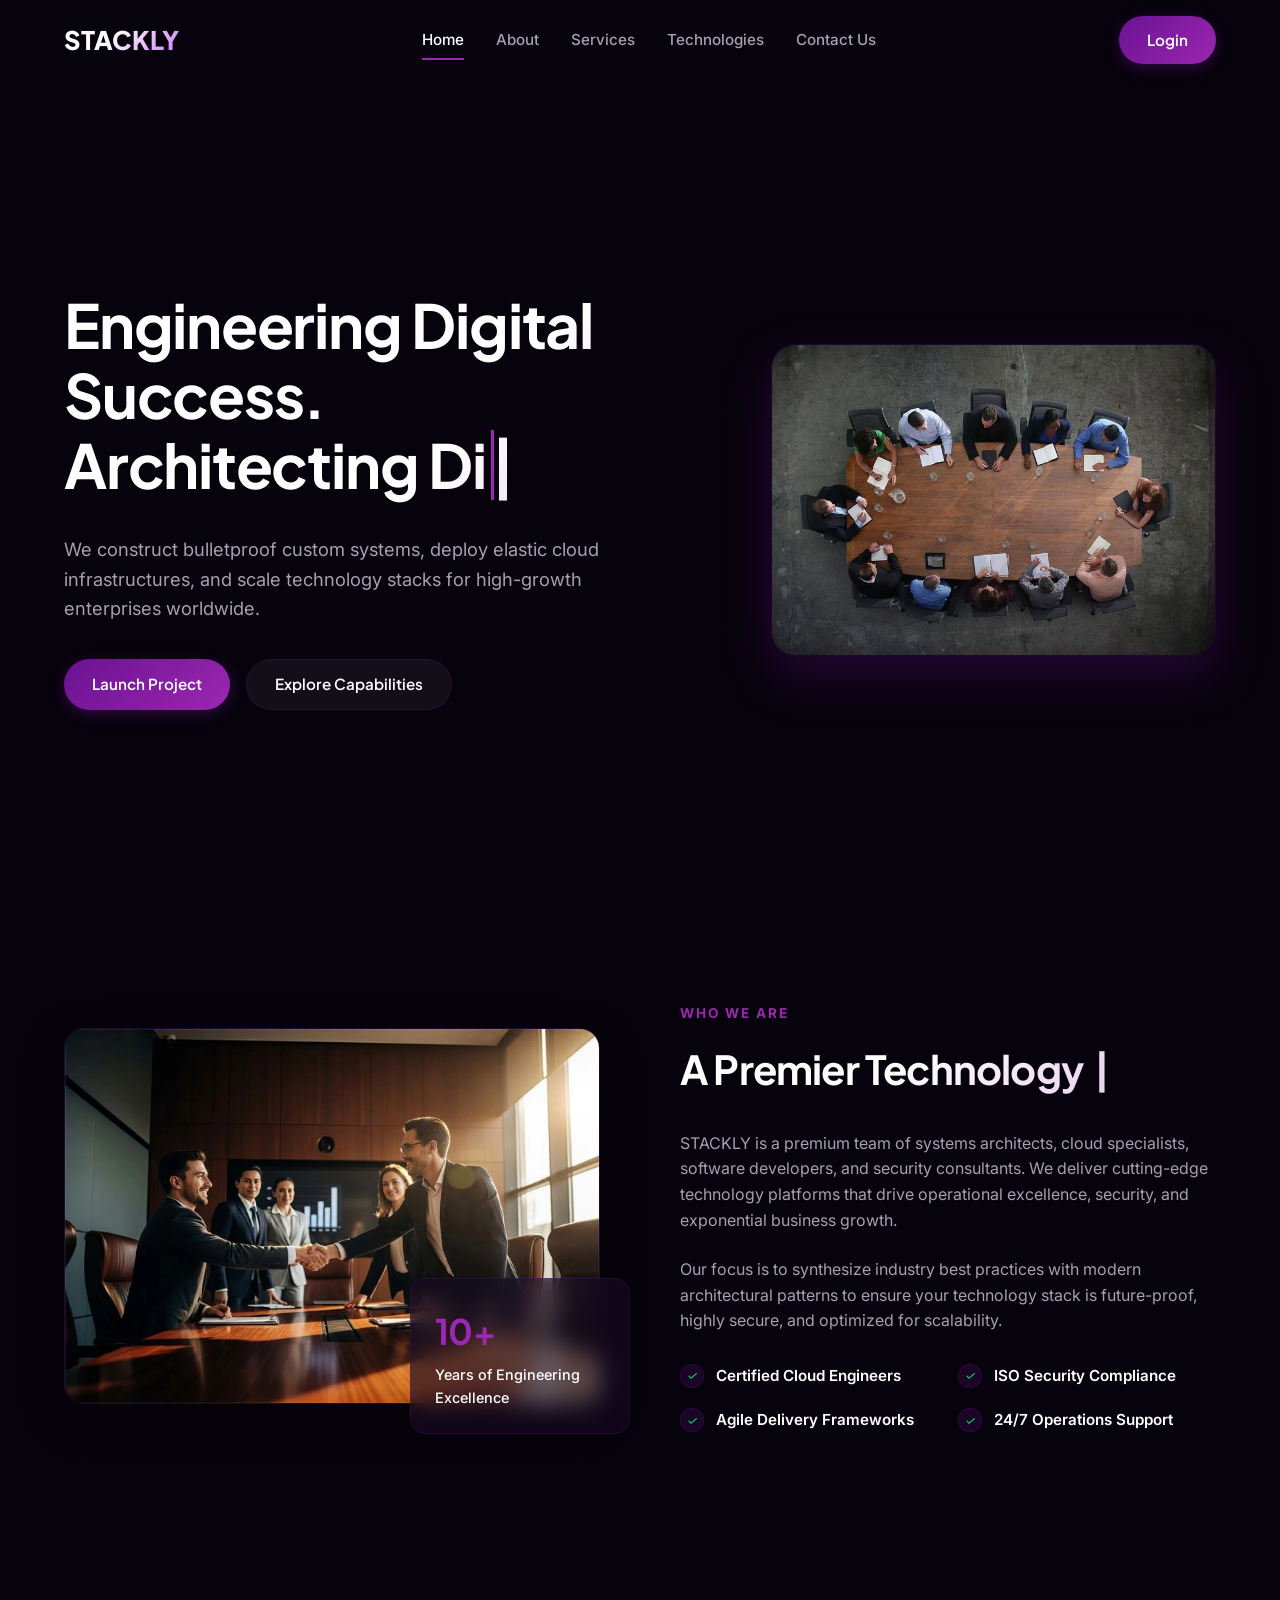
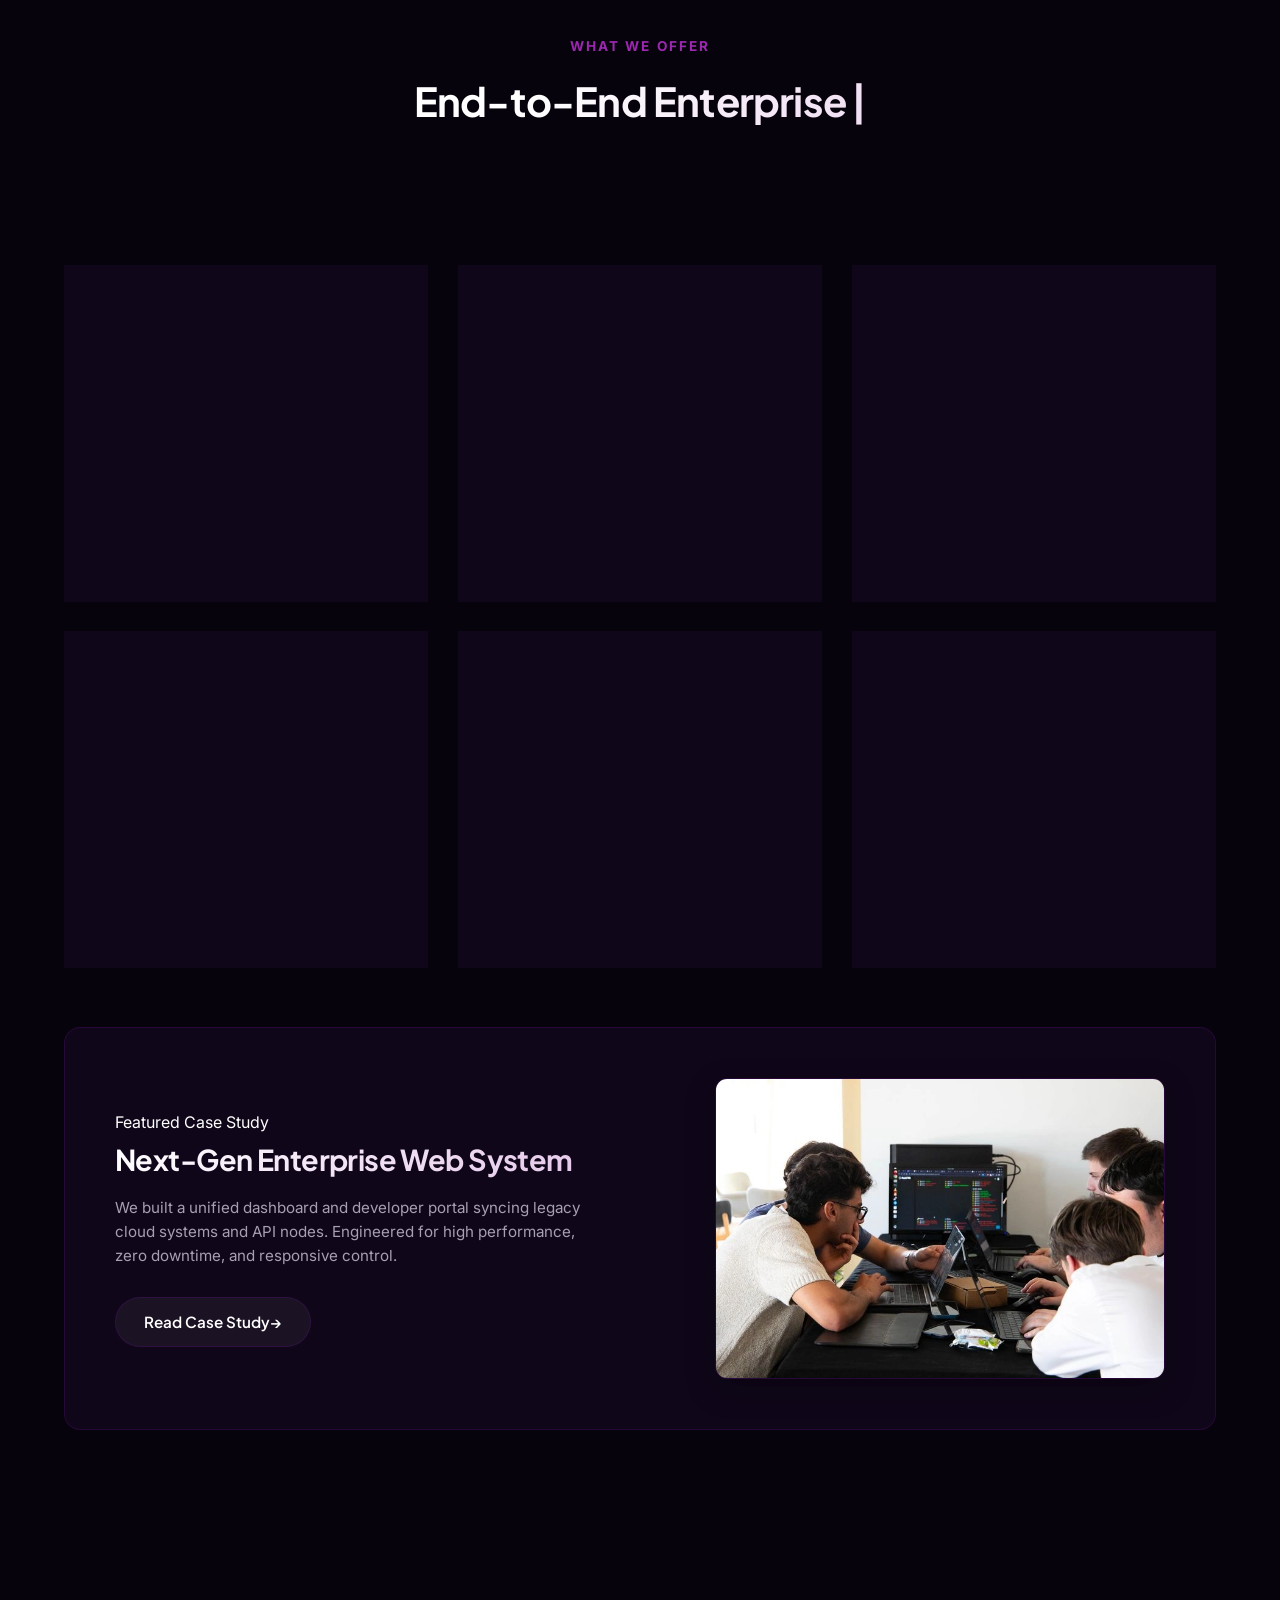
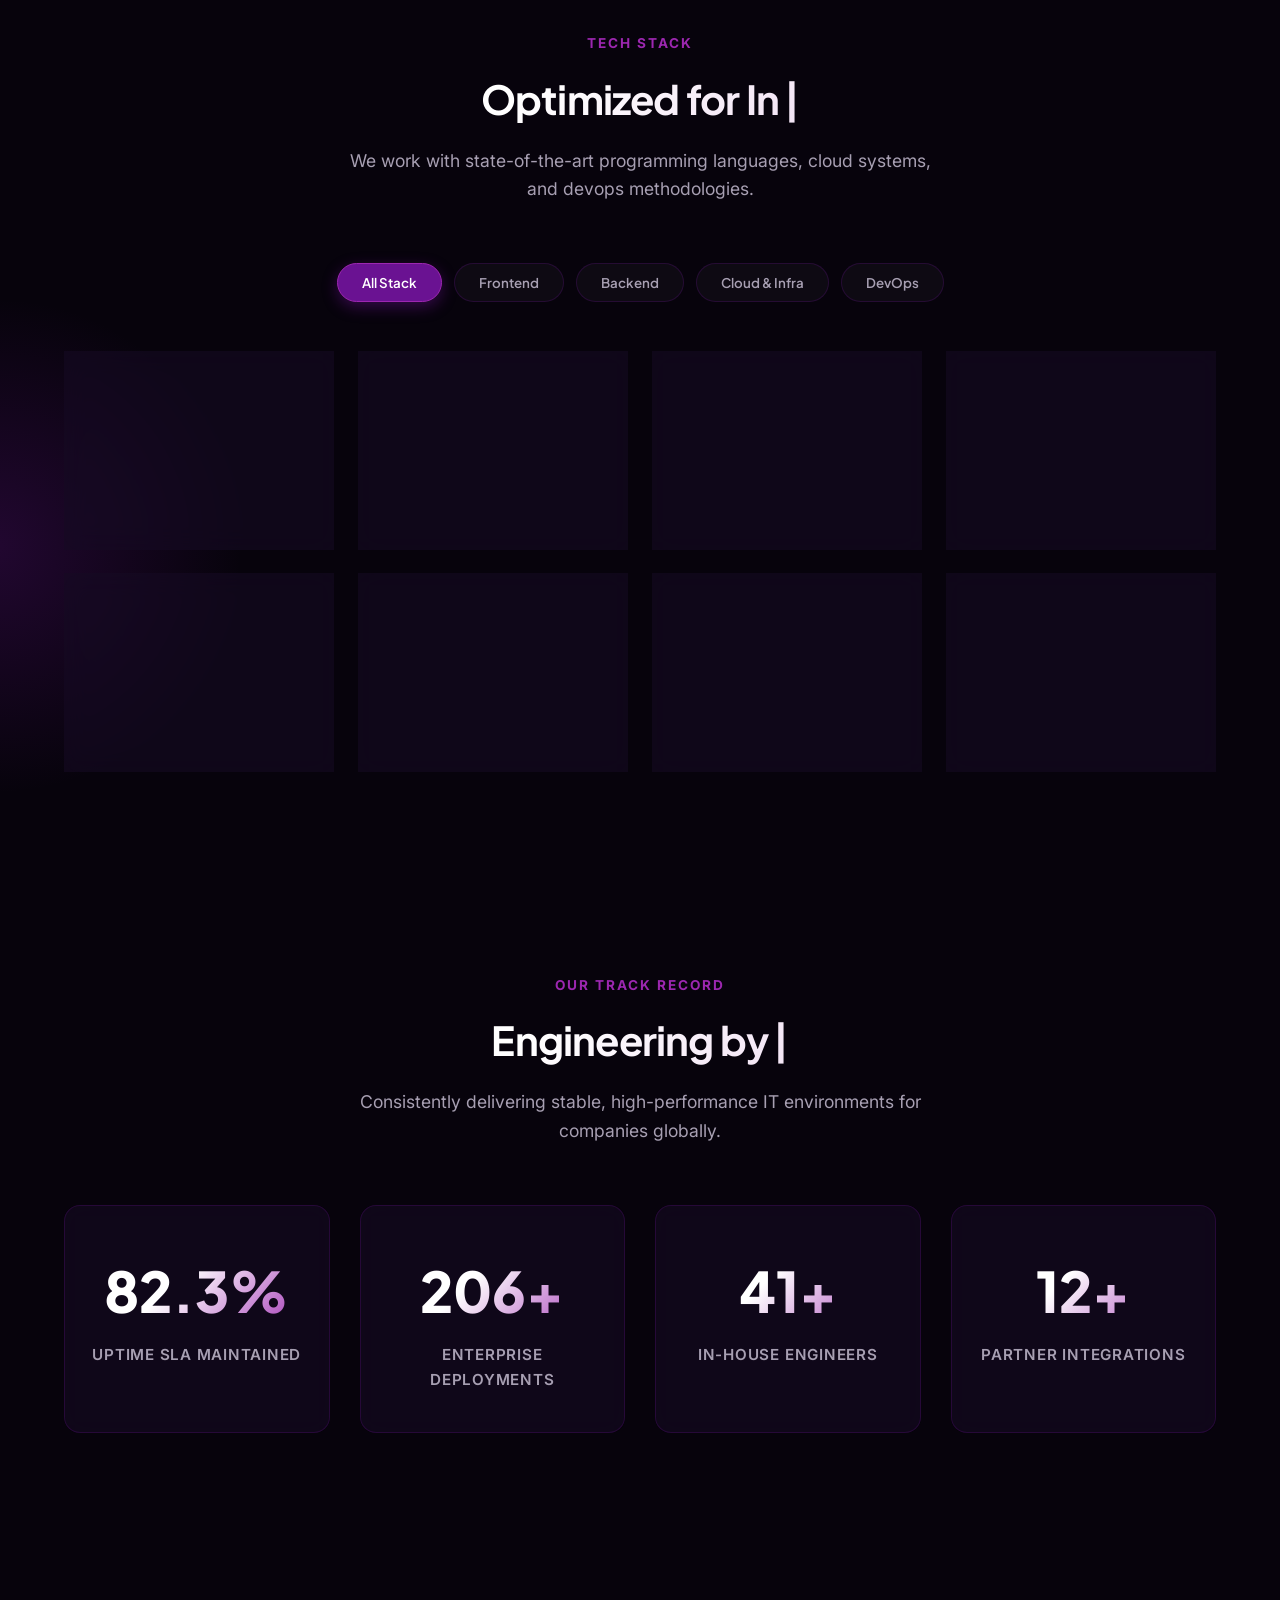
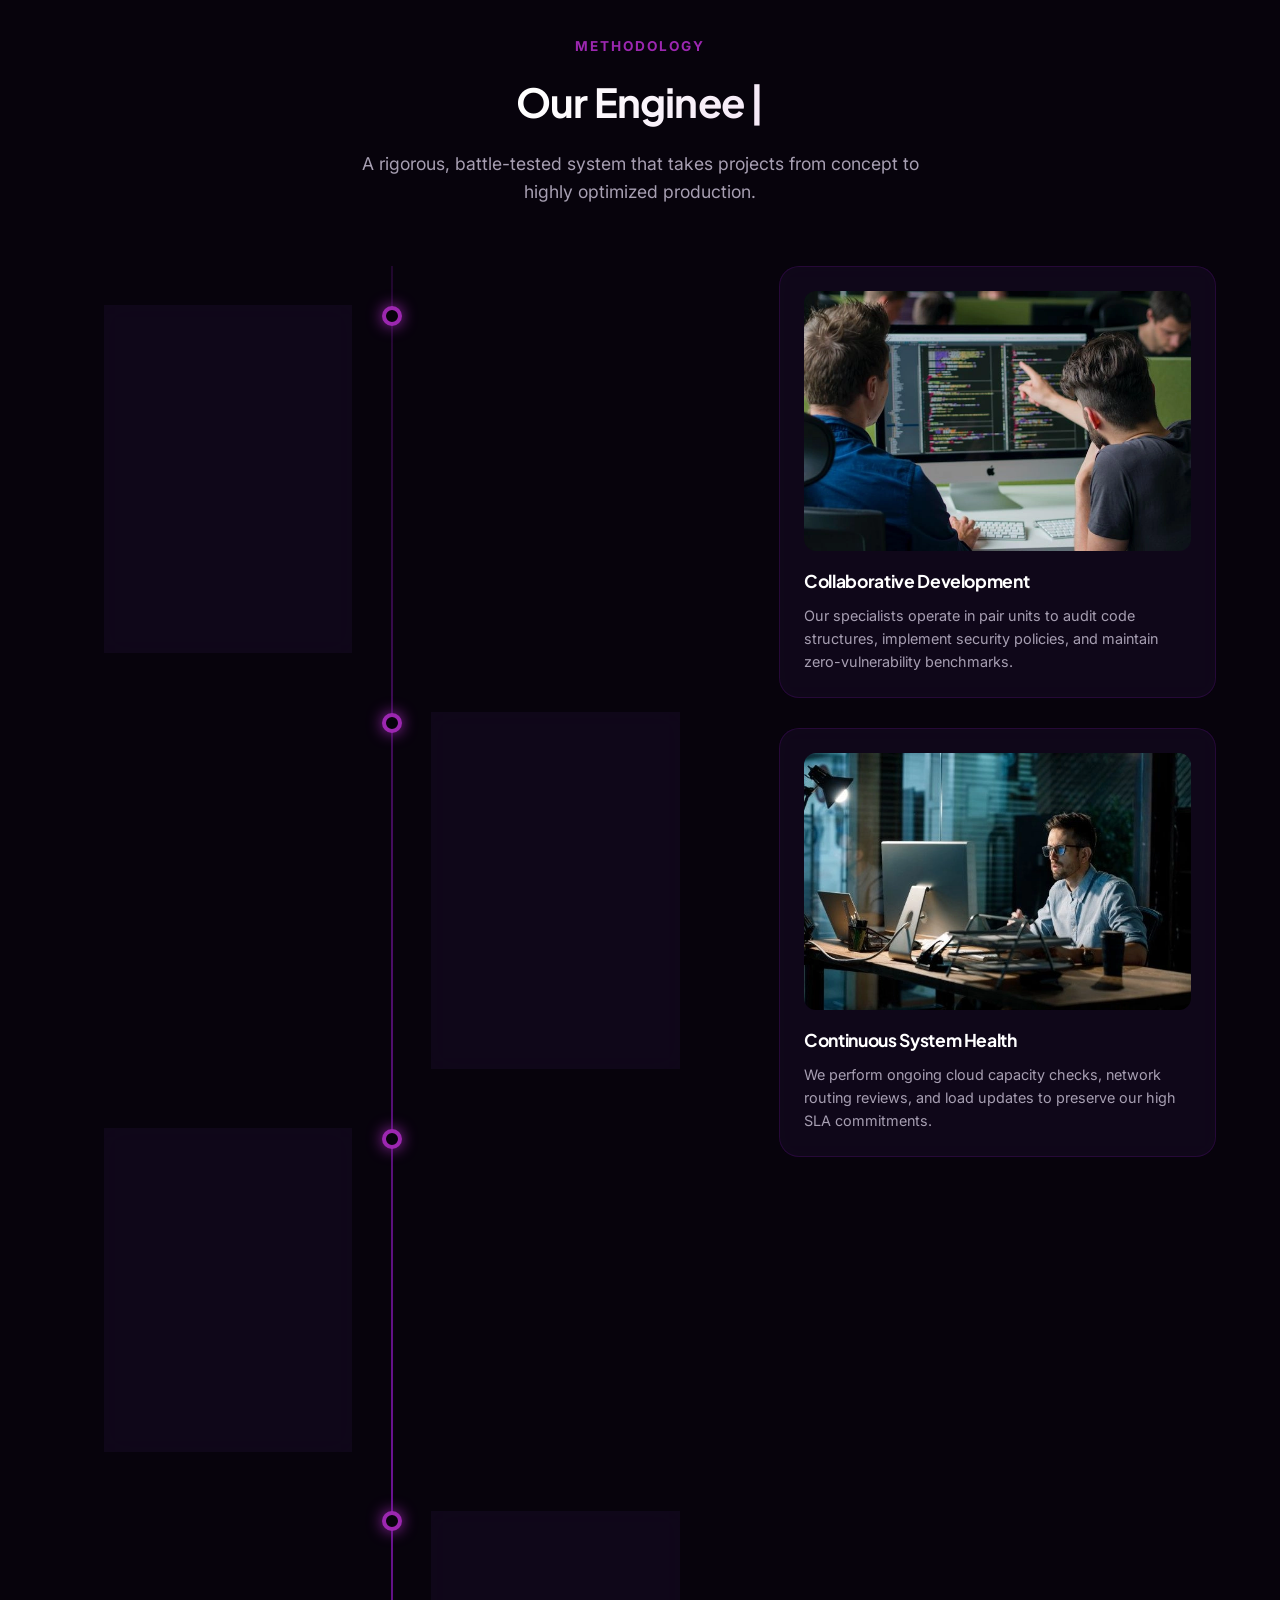
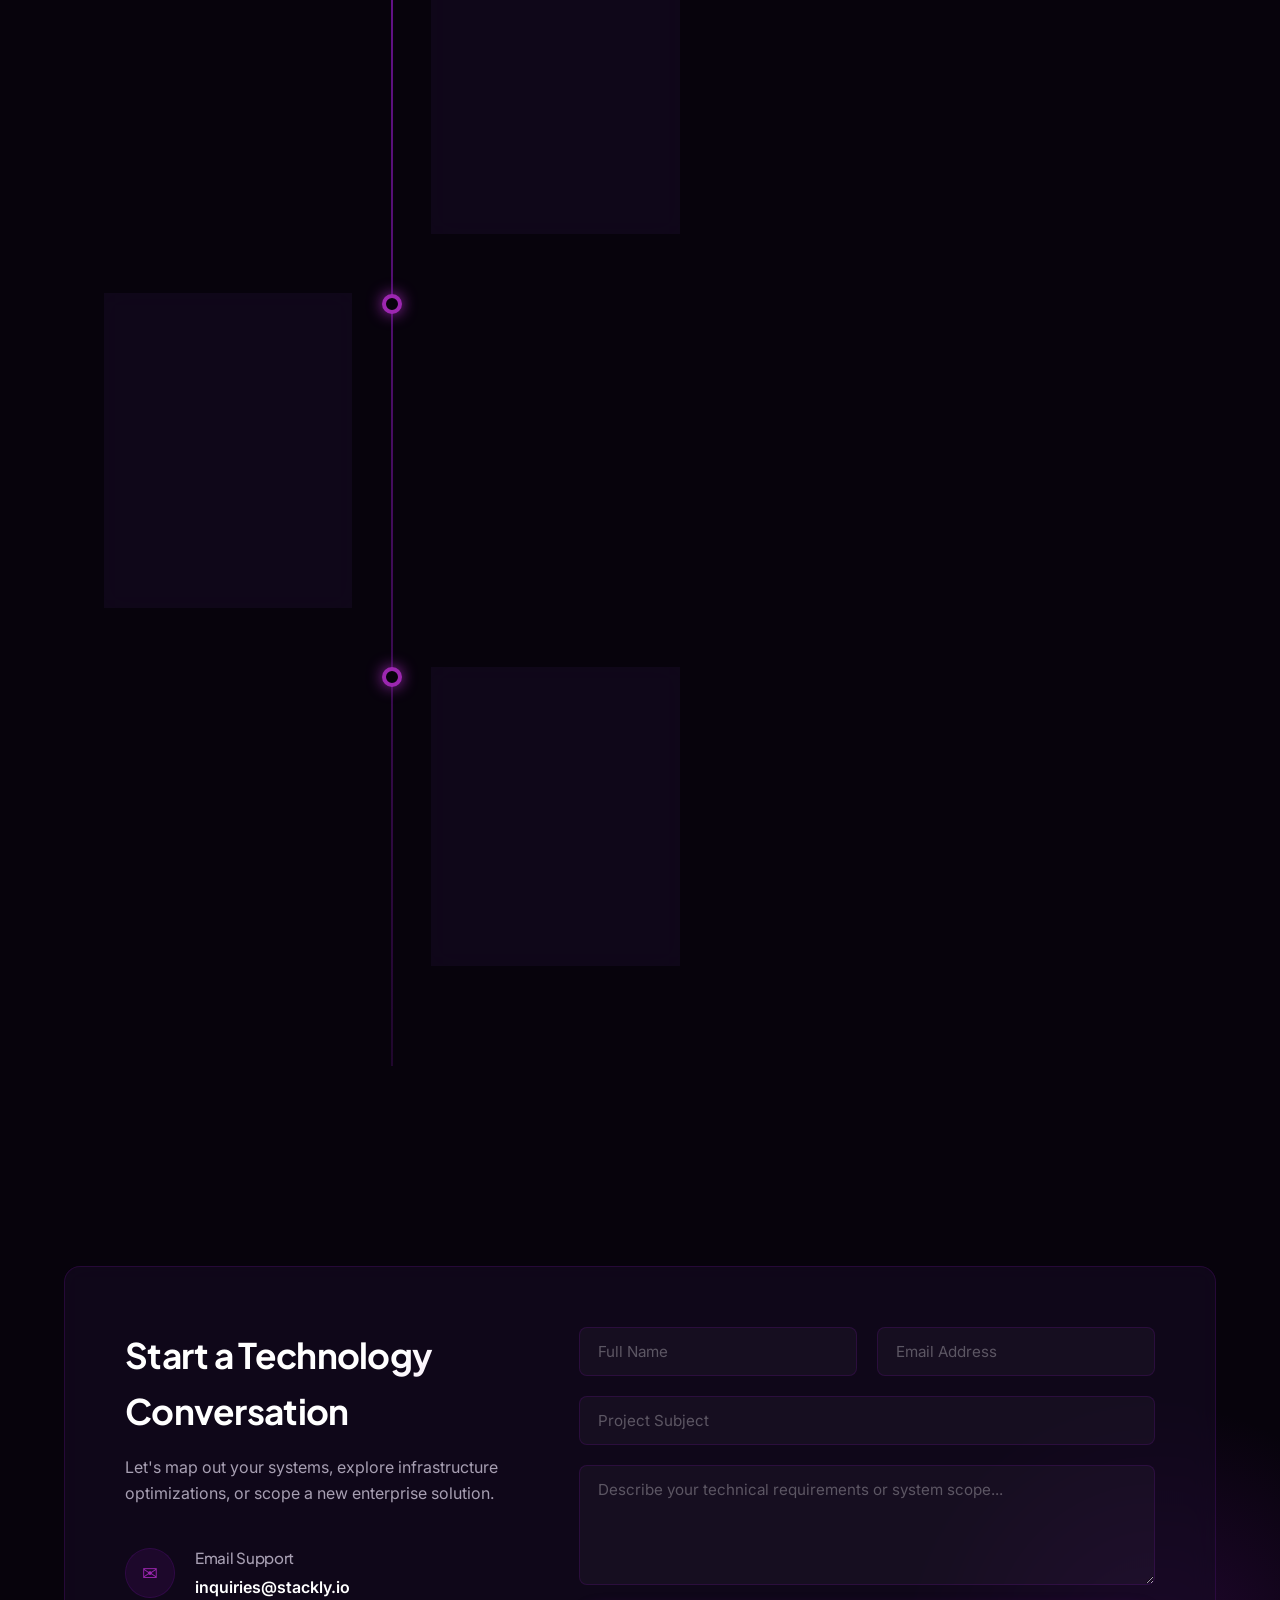
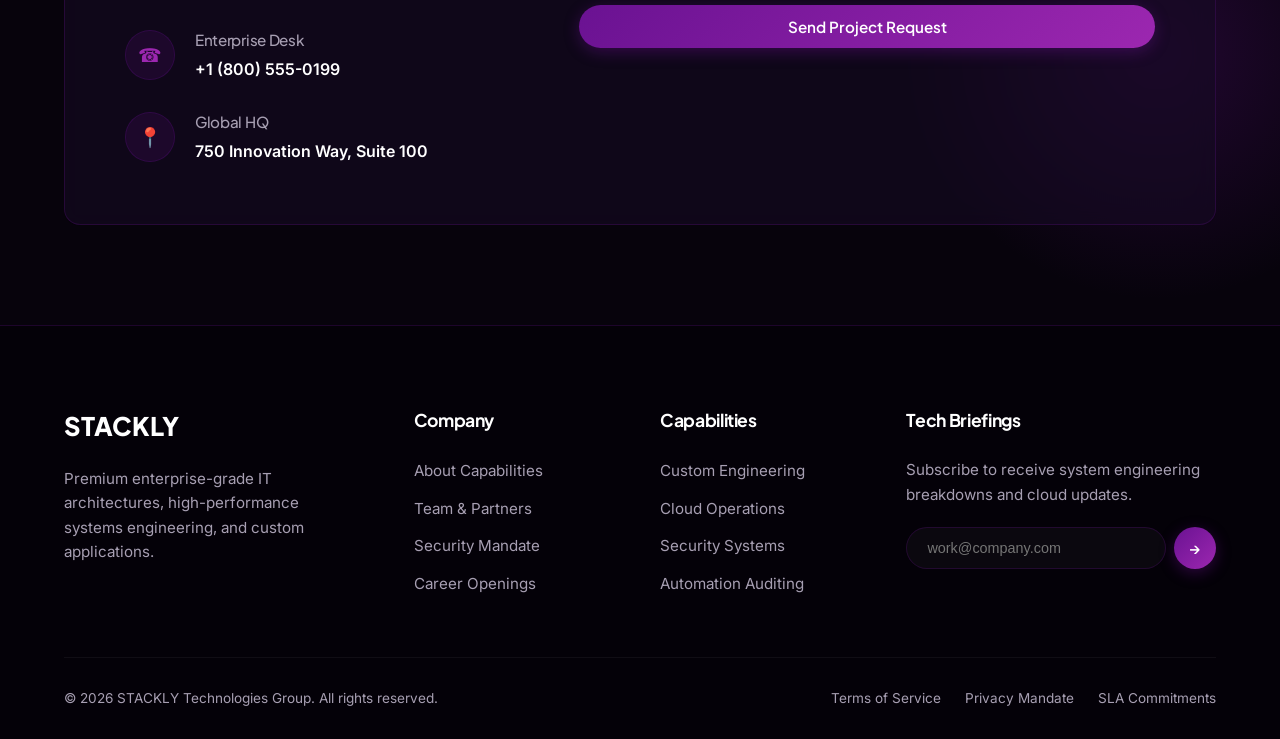
<file: index.html>
<!DOCTYPE html>
<html lang="en">
<head>
  <meta charset="UTF-8">
  <meta name="viewport" content="width=device-width, initial-scale=1.0">
  <title>STACKLY | Next-Gen Enterprise IT Solutions</title>
  <!-- SEO Meta Tags -->
  <meta name="description" content="STACKLY is a premium, next-generation IT solutions and digital transformation agency. We engineer custom software, secure systems, and scalable cloud architectures.">
  <meta name="keywords" content="STACKLY, IT Solutions, Software Development, Cloud Architecture, Cyber Security, DevOps, AI, Digital Transformation">
  
  <!-- CSS Stylesheet -->
  <link rel="stylesheet" href="style.css">
</head>
<body>
  <div class="page-wrapper">

  <!-- Ambient Decorative Glows -->
  <div class="ambient-glow glow-1"></div>
  <div class="ambient-glow glow-2"></div>
  <div class="ambient-glow glow-3"></div>

  <!-- --- HEADER / NAVBAR --- -->
  <header class="header" id="main-header">
    <div class="container nav-container">
      <a href="index.html" class="logo" id="brand-logo">
        <!-- <div class="logo-icon">S</div> -->
        STACKLY
      </a>
      
      <nav class="nav-menu" id="navigation-menu">
        <a href="index.html" class="nav-link active" id="nav-home">Home</a>
        <a href="404.html" class="nav-link" id="nav-about">About</a>
        <a href="404.html" class="nav-link" id="nav-services">Services</a>
        <a href="404.html" class="nav-link" id="nav-tech">Technologies</a>
        <a href="404.html" class="nav-link" id="mobile-login-btn">Contact Us</a>
      </nav>

      <div class="nav-cta" id="desktop-cta">
        <a href="404.html" class="btn btn-primary" id="login-btn">Login</a>
      </div>

      <div class="nav-toggle" id="menu-toggle" aria-label="Toggle Navigation">
        <span></span>
        <span></span>
        <span></span>
      </div>
    </div>
  </header>

  <!-- --- HERO SECTION --- -->
  <section class="hero" id="home">
    <div class="container hero-grid">
      <div class="hero-content reveal reveal-slide-left">
        <!-- <div class="hero-badge">
          <span></span> Trusted Enterprise Technology Partner
        </div> -->
        <h1 id="hero-title">
          Engineering Digital Success.<br>
          <span class="typing-container">
            <span class="typing-text"></span><span class="cursor">|</span>
          </span>
        </h1>
        <p id="hero-description">
          We construct bulletproof custom systems, deploy elastic cloud infrastructures, and scale technology stacks for high-growth enterprises worldwide.
        </p>
        <div class="hero-buttons">
          <a href="404.html" class="btn btn-primary" id="hero-cta-primary">Launch Project</a>
          <a href="404.html" class="btn btn-secondary" id="hero-cta-secondary">Explore Capabilities</a>
        </div>
      </div>
      
      <div class="hero-image-container reveal reveal-slide-right">
        <div class="hero-img-wrapper">
          <img src="assets/hero-Cover.webp" alt="STACKLY Technical Command Center Cover" width="500" height="400" id="hero-cover-img">
        </div>
      </div>
    </div>
  </section>

  <!-- --- SECTION 1: ABOUT US --- -->
  <section class="about" id="about-section">
    <div class="container about-grid">
      <div class="about-image reveal reveal-slide-left">
        <div class="about-img-frame">
          <img src="assets/Business professionals shaking hands in a modern boardroom handshake meeting.webp" alt="Business professionals shaking hands in a modern boardroom handshake meeting" width="550" height="380" id="about-main-img">
        </div>
        <div class="about-badge-card glass-panel" id="about-experience-badge">
          <h4>10+</h4>
          <p>Years of Engineering Excellence</p>
        </div>
      </div>

      <div class="about-content reveal reveal-slide-right">
        <div class="section-header" style="text-align: left; margin-bottom: 30px;">
          <span class="tag">Who We Are</span>
          <h2>A Premier Technology Solutions Partner</h2>
        </div>
        <p class="reveal reveal-slide-left">
          STACKLY is a premium team of systems architects, cloud specialists, software developers, and security consultants. We deliver cutting-edge technology platforms that drive operational excellence, security, and exponential business growth.
        </p>
        <p style="margin-bottom: 30px;" class="reveal reveal-slide-right">
          Our focus is to synthesize industry best practices with modern architectural patterns to ensure your technology stack is future-proof, highly secure, and optimized for scalability.
        </p>
        
        <div class="about-features" id="about-checklist">
          <div class="about-feat-item">
            <i>✓</i>
            <span>Certified Cloud Engineers</span>
          </div>
          <div class="about-feat-item">
            <i>✓</i>
            <span>ISO Security Compliance</span>
          </div>
          <div class="about-feat-item">
            <i>✓</i>
            <span>Agile Delivery Frameworks</span>
          </div>
          <div class="about-feat-item">
            <i>✓</i>
            <span>24/7 Operations Support</span>
          </div>
        </div>
      </div>
    </div>
  </section>

  <!-- --- SECTION 2: SERVICES --- -->
  <section class="services" id="services-section">
    <div class="container">
      <div class="section-header reveal reveal-slide-up">
        <span class="tag">What We Offer</span>
        <h2>End-to-End Enterprise Services</h2>
        <p class="reveal reveal-slide-right">Explore our core engineering segments engineered to elevate your infrastructure and application delivery.</p>
      </div>

      <div class="services-grid">
        <!-- Service Card 1 -->
        <div class="service-card glass-panel reveal reveal-slide-up delay-100">
          <div class="service-icon">
            <svg width="28" height="28" viewBox="0 0 24 24" fill="none" stroke="currentColor" stroke-width="2"><path d="M16.5 9.4 7.55 4.24a1.79 1.79 0 0 0-2.5 1.55v12.42a1.79 1.79 0 0 0 2.5 1.55l8.95-5.16a1.79 1.79 0 0 0 0-3.1a1.8 1.8 0 0 0 0-.1Z"/><path d="M6 8h10M6 12h8M6 16h6"/></svg>
          </div>
          <h3>Custom Development</h3>
          <p>Engineering premium web, desktop, and mobile applications utilizing high-velocity tech stacks.</p>
          <a href="404.html" class="service-link">Learn More <i>→</i></a>
        </div>

        <!-- Service Card 2 -->
        <div class="service-card glass-panel reveal reveal-slide-up delay-200">
          <div class="service-icon">
            <svg width="28" height="28" viewBox="0 0 24 24" fill="none" stroke="currentColor" stroke-width="2"><path d="M17.5 19A3.5 3.5 0 0 0 21 15.5c0-2.79-2.54-4.5-5-4.5-.48 0-.96.06-1.42.17a6 6 0 0 0-11.4 1.83 5 5 0 0 0 2.32 9.5h12Z"/></svg>
          </div>
          <h3>Cloud Solutions</h3>
          <p>Architecting multi-cloud migrations, serverless frameworks, and high-availability database setups.</p>
          <a href="404.html" class="service-link">Learn More <i>→</i></a>
        </div>

        <!-- Service Card 3 -->
        <div class="service-card glass-panel reveal reveal-slide-up delay-300">
          <div class="service-icon">
            <svg width="28" height="28" viewBox="0 0 24 24" fill="none" stroke="currentColor" stroke-width="2"><path d="M12 22s8-4 8-10V5l-8-3-8 3v7c0 6 8 10 8 10z"/></svg>
          </div>
          <h3>Cyber Security</h3>
          <p>Conducting penetration tests, compliance auditing (GDPR/HIPAA), and zero-trust perimeter setup.</p>
          <a href="404.html" class="service-link">Learn More <i>→</i></a>
        </div>

        <!-- Service Card 4 -->
        <div class="service-card glass-panel reveal reveal-slide-up delay-100">
          <div class="service-icon">
            <svg width="28" height="28" viewBox="0 0 24 24" fill="none" stroke="currentColor" stroke-width="2"><rect x="3" y="3" width="7" height="9" rx="1"/><rect x="14" y="3" width="7" height="5" rx="1"/><rect x="14" y="12" width="7" height="9" rx="1"/><rect x="3" y="16" width="7" height="5" rx="1"/></svg>
          </div>
          <h3>AI &amp; Data Science</h3>
          <p>Integrating generative models, vector databases, predictive insights, and ETL pipelines.</p>
          <a href="404.html" class="service-link">Learn More <i>→</i></a>
        </div>

        <!-- Service Card 5 -->
        <div class="service-card glass-panel reveal reveal-slide-up delay-200">
          <div class="service-icon">
            <svg width="28" height="28" viewBox="0 0 24 24" fill="none" stroke="currentColor" stroke-width="2"><path d="M20 7h-9M14 12H4M20 17h-7"/><path d="M4 5h2v4H4zm14 5h2v4h-2zm-6 5h2v4h-2z"/></svg>
          </div>
          <h3>IT Infrastructure</h3>
          <p>Deploying software-defined networks, storage topologies, and bare-metal server configurations.</p>
          <a href="404.html" class="service-link">Learn More <i>→</i></a>
        </div>

        <!-- Service Card 6 -->
        <div class="service-card glass-panel reveal reveal-slide-up delay-300">
          <div class="service-icon">
            <svg width="28" height="28" viewBox="0 0 24 24" fill="none" stroke="currentColor" stroke-width="2"><circle cx="12" cy="12" r="10"/><path d="M12 2a15.3 15.3 0 0 1 4 10 15.3 15.3 0 0 1-4 10 15.3 15.3 0 0 1-4-10 15.3 15.3 0 0 1 4-10z"/><path d="M2 12h20"/></svg>
          </div>
          <h3>DevOps Automation</h3>
          <p>Building GitOps pipelines, infrastructure as code (IaC), container clusters, and logs tracking.</p>
          <a href="404.html" class="service-link">Learn More <i>→</i></a>
        </div>
      </div>

      <!-- Featured Solution Banner -->
      <div class="featured-banner glass-panel reveal reveal-zoom">
        <div class="featured-banner-content">
          <span class="tag">Featured Case Study</span>
          <h3>Next-Gen Enterprise Web System</h3>
          <p class="reveal reveal-slide-left">We built a unified dashboard and developer portal syncing legacy cloud systems and API nodes. Engineered for high performance, zero downtime, and responsive control.</p>
          <a href="404.html" class="btn btn-secondary">Read Case Study <i>→</i></a>
        </div>
        <div class="featured-banner-img">
          <img src="assets/D%C3%A9veloppement%20web%20%26%20Informatique.webp" alt="Web Development and IT Showcase" width="450" height="280">
        </div>
      </div>
    </div>
  </section>

  <!-- --- SECTION 3: TECHNOLOGIES --- -->
  <section class="tech" id="technologies-section">
    <div class="container">
      <div class="section-header reveal reveal-slide-up">
        <span class="tag">Tech Stack</span>
        <h2>Optimized for Innovation</h2>
        <p class="reveal reveal-slide-left">We work with state-of-the-art programming languages, cloud systems, and devops methodologies.</p>
      </div>

      <div class="tech-tabs reveal reveal-slide-up">
        <button class="tech-tab-btn active" data-category="all" id="tab-all">All Stack</button>
        <button class="tech-tab-btn" data-category="frontend" id="tab-frontend">Frontend</button>
        <button class="tech-tab-btn" data-category="backend" id="tab-backend">Backend</button>
        <button class="tech-tab-btn" data-category="cloud" id="tab-cloud">Cloud &amp; Infra</button>
        <button class="tech-tab-btn" data-category="devops" id="tab-devops">DevOps</button>
      </div>

      <div class="tech-grid reveal reveal-zoom">
        <!-- Tech Item 1: React -->
        <div class="tech-item glass-panel" data-category="frontend" id="tech-react">
          <div class="tech-icon">⚛</div>
          <h4>React / Next.js</h4>
          <span>UI Framework</span>
        </div>

        <!-- Tech Item 2: Node.js -->
        <div class="tech-item glass-panel" data-category="backend" id="tech-node">
          <div class="tech-icon">⬢</div>
          <h4>Node.js / Express</h4>
          <span>Runtime Environment</span>
        </div>

        <!-- Tech Item 3: AWS -->
        <div class="tech-item glass-panel" data-category="cloud" id="tech-aws">
          <div class="tech-icon">☁</div>
          <h4>AWS / GCP</h4>
          <span>Cloud Platform</span>
        </div>

        <!-- Tech Item 4: Docker -->
        <div class="tech-item glass-panel" data-category="devops" id="tech-docker">
          <div class="tech-icon">🐳</div>
          <h4>Docker / K8s</h4>
          <span>Containers &amp; Orchestration</span>
        </div>

        <!-- Tech Item 5: Python -->
        <div class="tech-item glass-panel" data-category="backend" id="tech-python">
          <div class="tech-icon">🐍</div>
          <h4>Python / FastAPI</h4>
          <span>Microservices &amp; ML</span>
        </div>

        <!-- Tech Item 6: TypeScript -->
        <div class="tech-item glass-panel" data-category="frontend" id="tech-typescript">
          <div class="tech-icon">TS</div>
          <h4>TypeScript</h4>
          <span>Typed JavaScript</span>
        </div>

        <!-- Tech Item 7: PostgreSQL -->
        <div class="tech-item glass-panel" data-category="backend" id="tech-postgres">
          <div class="tech-icon">🐘</div>
          <h4>PostgreSQL / Redis</h4>
          <span>Database &amp; Caching</span>
        </div>

        <!-- Tech Item 8: Terraform -->
        <div class="tech-item glass-panel" data-category="devops" id="tech-terraform">
          <div class="tech-icon">⚙</div>
          <h4>Terraform / Ansible</h4>
          <span>Infrastructure as Code</span>
        </div>
      </div>
    </div>
  </section>

  <!-- --- SECTION 4: KEY STATS --- -->
  <section class="stats" id="stats-section">
    <div class="container">
      <div class="section-header reveal reveal-slide-up">
        <span class="tag">Our Track Record</span>
        <h2>Engineering by the Numbers</h2>
        <p class="reveal reveal-slide-right">Consistently delivering stable, high-performance IT environments for companies globally.</p>
      </div>

      <div class="stats-grid">
        <div class="stat-card glass-panel reveal reveal-zoom delay-100">
          <div class="stat-num" data-target="99.9" data-suffix="%" data-decimals="true">0%</div>
          <div class="stat-label">Uptime SLA Maintained</div>
        </div>

        <div class="stat-card glass-panel reveal reveal-zoom delay-200">
          <div class="stat-num" data-target="250" data-suffix="+">0</div>
          <div class="stat-label">Enterprise Deployments</div>
        </div>

        <div class="stat-card glass-panel reveal reveal-zoom delay-300">
          <div class="stat-num" data-target="50" data-suffix="+">0</div>
          <div class="stat-label">In-House Engineers</div>
        </div>

        <div class="stat-card glass-panel reveal reveal-zoom delay-400">
          <div class="stat-num" data-target="15" data-suffix="+">0</div>
          <div class="stat-label">Partner Integrations</div>
        </div>
      </div>
    </div>
  </section>

  <!-- --- SECTION 5: PROCESS --- -->
  <section class="process" id="process-section">
    <div class="container">
      <div class="section-header reveal reveal-slide-up">
        <span class="tag">Methodology</span>
        <h2>Our Engineering Lifecycle</h2>
        <p class="reveal reveal-slide-left">A rigorous, battle-tested system that takes projects from concept to highly optimized production.</p>
      </div>

      <div class="process-grid">
        <div class="timeline">
          <!-- Step 1 -->
          <div class="timeline-item reveal reveal-slide-left">
            <div class="timeline-node"></div>
            <div class="timeline-content glass-panel">
              <span class="timeline-num">Phase 01</span>
              <h3>Discovery &amp; Strategy</h3>
              <p>We work directly with your stakeholders to gather product requirements, identify legacy bottlenecks, and design target cloud architectures.</p>
            </div>
          </div>

          <!-- Step 2 -->
          <div class="timeline-item reveal reveal-slide-right">
            <div class="timeline-node"></div>
            <div class="timeline-content glass-panel">
              <span class="timeline-num">Phase 02</span>
              <h3>UI/UX &amp; Architecture Design</h3>
              <p>Designing modern, intuitive user interfaces while planning serverless topologies, database schemas, and integration points.</p>
            </div>
          </div>

          <!-- Step 3 -->
          <div class="timeline-item reveal reveal-slide-left">
            <div class="timeline-node"></div>
            <div class="timeline-content glass-panel">
              <span class="timeline-num">Phase 03</span>
              <h3>Development &amp; CI/CD Setup</h3>
              <p>Writing clean, type-safe code using modular frameworks, connected to automated test pipelines and container orchestration systems.</p>
            </div>
          </div>

          <!-- Step 4 -->
          <div class="timeline-item reveal reveal-slide-right">
            <div class="timeline-node"></div>
            <div class="timeline-content glass-panel">
              <span class="timeline-num">Phase 04</span>
              <h3>Rigorous Testing &amp; Auditing</h3>
              <p>Conducting performance bottleneck analysis, automated security vulnerability scans, and load testing to withstand peak levels of traffic.</p>
            </div>
          </div>

          <!-- Step 5 -->
          <div class="timeline-item reveal reveal-slide-left">
            <div class="timeline-node"></div>
            <div class="timeline-content glass-panel">
              <span class="timeline-num">Phase 05</span>
              <h3>Production Launch</h3>
              <p>Deploying to primary production environments with zero downtime using blue-green strategies, caching pipelines, and content delivery networks.</p>
            </div>
          </div>

          <!-- Step 6 -->
          <div class="timeline-item reveal reveal-slide-right">
            <div class="timeline-node"></div>
            <div class="timeline-content glass-panel">
              <span class="timeline-num">Phase 06</span>
              <h3>Support &amp; Optimization</h3>
              <p>Providing 24/7 logging, system metrics tracking, security patching, and ongoing cloud billing optimizations.</p>
            </div>
          </div>
        </div>

        <div class="process-sidebar reveal reveal-slide-right">
          <div class="glass-panel">
            <img src="assets/Pair%20programming.webp" alt="Pair programming team" width="300" height="200">
            <h4>Collaborative Development</h4>
            <p>Our specialists operate in pair units to audit code structures, implement security policies, and maintain zero-vulnerability benchmarks.</p>
          </div>
          <div class="glass-panel">
            <img src="assets/Focusing%20young%20worker%20late%20in%20office%20_%20Premium%20Photo.webp" alt="Focusing young worker late in office" width="300" height="200">
            <h4>Continuous System Health</h4>
            <p>We perform ongoing cloud capacity checks, network routing reviews, and load updates to preserve our high SLA commitments.</p>
          </div>
        </div>
      </div>
    </div>
  </section>

  <!-- --- SECTION 6: CONTACT & CTA --- -->
  <section class="contact" id="contact-section">
    <div class="container">
      <div class="contact-card glass-panel reveal reveal-zoom">
        <div class="contact-grid">
          <div class="contact-info">
            <h3>Start a Technology Conversation</h3>
            <p class="reveal reveal-slide-left">Let's map out your systems, explore infrastructure optimizations, or scope a new enterprise solution.</p>
            
            <div class="contact-details">
              <div class="contact-item">
                <div class="contact-icon">✉</div>
                <div class="contact-text">
                  <h4>Email Support</h4>
                  <p>inquiries@stackly.io</p>
                </div>
              </div>

              <div class="contact-item">
                <div class="contact-icon">☎</div>
                <div class="contact-text">
                  <h4>Enterprise Desk</h4>
                  <p>+1 (800) 555-0199</p>
                </div>
              </div>

              <div class="contact-item">
                <div class="contact-icon">📍</div>
                <div class="contact-text">
                  <h4>Global HQ</h4>
                  <p>750 Innovation Way, Suite 100</p>
                </div>
              </div>
            </div>
          </div>

          <div class="contact-form-container">
            <form id="contact-form" class="contact-form">
              <div class="form-row">
                <div class="form-group">
                  <input type="text" id="form-name" placeholder="Full Name" required>
                </div>
                <div class="form-group">
                  <input type="email" id="form-email" placeholder="Email Address" required>
                </div>
              </div>
              <div class="form-group">
                <input type="text" id="form-subject" placeholder="Project Subject" required>
              </div>
              <div class="form-group">
                <textarea id="form-message" placeholder="Describe your technical requirements or system scope..." required></textarea>
              </div>
              <button type="submit" class="btn btn-primary" id="form-submit-btn">Send Project Request</button>
            </form>
          </div>
        </div>
      </div>
    </div>
  </section>

  <!-- --- FOOTER --- -->
  <footer class="footer" id="main-footer">
    <div class="container footer-top">
      <div class="footer-brand">
        <a href="index.html" class="logo" style="margin-bottom: 20px;">
          <!-- <div class="logo-icon">S</div> -->
          STACKLY
        </a>
        <p>Premium enterprise-grade IT architectures, high-performance systems engineering, and custom applications.</p>
        <!-- <div class="social-links">
          <a href="404.html" class="social-link" aria-label="Github">🐙</a>
          <a href="404.html" class="social-link" aria-label="LinkedIn">💼</a>
          <a href="404.html" class="social-link" aria-label="Twitter">🐦</a>
          <a href="404.html" class="social-link" aria-label="YouTube">📺</a>
        </div> -->
      </div>

      <div class="footer-links-col">
        <h3>Company</h3>
        <ul class="footer-links">
          <li><a href="404.html">About Capabilities</a></li>
          <li><a href="404.html">Team &amp; Partners</a></li>
          <li><a href="404.html">Security Mandate</a></li>
          <li><a href="404.html">Career Openings</a></li>
        </ul>
      </div>

      <div class="footer-links-col">
        <h3>Capabilities</h3>
        <ul class="footer-links">
          <li><a href="404.html">Custom Engineering</a></li>
          <li><a href="404.html">Cloud Operations</a></li>
          <li><a href="404.html">Security Systems</a></li>
          <li><a href="404.html">Automation Auditing</a></li>
        </ul>
      </div>

      <div class="footer-newsletter">
        <h3>Tech Briefings</h3>
        <p>Subscribe to receive system engineering breakdowns and cloud updates.</p>
        <form class="newsletter-form" onsubmit="event.preventDefault(); alert('Subscribed successfully!'); this.reset();" id="newsletter-form">
          <input type="email" placeholder="work@company.com" required aria-label="Email Address">
          <button type="submit" class="btn btn-primary" style="padding: 0 15px;">→</button>
        </form>
      </div>
    </div>

    <div class="container footer-bottom">
      <p>&copy; 2026 STACKLY Technologies Group. All rights reserved.</p>
      <div class="footer-bottom-links">
        <a href="404.html">Terms of Service</a>
        <a href="404.html">Privacy Mandate</a>
        <a href="404.html">SLA Commitments</a>
      </div>
    </div>
  </footer>
  </div>

  <!-- JS Scripts -->
  <script src="script.js"></script>
</body>
</html>
</file>
<file: style.css>
@import url('https://fonts.googleapis.com/css2?family=Inter:wght@300;400;500;600;700&family=Plus+Jakarta+Sans:wght@400;500;600;700;800&display=swap');

/* --- DESIGN SYSTEM SYSTEM --- */
:root {
  --primary: #6a1292;
  --primary-light: #9c27b0;
  --primary-dark: #4a0d66;
  --primary-glow: rgba(106, 18, 146, 0.45);
  --bg-dark: #07030c;
  --bg-card: rgba(22, 10, 36, 0.6);
  --bg-card-hover: rgba(35, 15, 58, 0.8);
  --text-primary: #ffffff;
  --text-secondary: #a79fb2;
  --border-color: rgba(106, 18, 146, 0.25);
  --border-hover: rgba(156, 39, 176, 0.5);
  --success: #00e676;
  --font-heading: 'Plus Jakarta Sans', sans-serif;
  --font-body: 'Inter', sans-serif;
  --transition-smooth: all 0.5s cubic-bezier(0.16, 1, 0.3, 1);
  --transition-fast: all 0.25s ease;
  --max-width: 1200px;
}

/* --- RESET & BASE STYLES --- */
* {
  margin: 0;
  padding: 0;
  box-sizing: border-box;
}

html {
  scroll-behavior: smooth;
  scroll-padding-top: 80px;
  overflow-x: hidden;
  width: 100%;
}

body {
  background-color: var(--bg-dark);
  color: var(--text-primary);
  font-family: var(--font-body);
  line-height: 1.6;
  overflow-x: hidden;
  width: 100%;
}

.page-wrapper {
  position: relative;
  width: 100%;
  overflow-x: hidden;
}

h1, h2, h3, h4, h5, h6 {
  font-family: var(--font-heading);
  font-weight: 700;
  letter-spacing: -0.02em;
}

a {
  color: inherit;
  text-decoration: none;
  transition: var(--transition-fast);
}

img {
  max-width: 100%;
  height: auto;
  display: block;
}

/* --- DECORATIVE GLOW BACKGROUNDS --- */
.ambient-glow {
  position: absolute;
  width: 500px;
  height: 500px;
  background: radial-gradient(circle, var(--primary-glow) 0%, rgba(7, 3, 12, 0) 70%);
  border-radius: 50%;
  pointer-events: none;
  z-index: 0;
  opacity: 0.6;
}

.glow-1 { top: -10%; right: -10%; }
.glow-2 { top: 40%; left: -20%; }
.glow-3 { bottom: 5%; right: -10%; }

/* --- GLASS CONTAINER & UTILITIES --- */
.container {
  width: 90%;
  max-width: var(--max-width);
  margin: 0 auto;
  position: relative;
  z-index: 1;
}

.glass-panel {
  background: var(--bg-card);
  border: 1px solid var(--border-color);
  backdrop-filter: blur(12px);
  -webkit-backdrop-filter: blur(12px);
  border-radius: 16px;
  transition: var(--transition-smooth);
}

.glass-panel:hover {
  border-color: var(--border-hover);
  box-shadow: 0 10px 30px rgba(106, 18, 146, 0.15);
}

.btn {
  display: inline-flex;
  align-items: center;
  justify-content: center;
  padding: 12px 28px;
  border-radius: 50px;
  font-weight: 600;
  font-family: var(--font-heading);
  cursor: pointer;
  transition: var(--transition-smooth);
  font-size: 0.95rem;
}

.btn-primary {
  background: linear-gradient(135deg, var(--primary) 0%, var(--primary-light) 100%);
  color: #fff;
  border: none;
  box-shadow: 0 4px 15px rgba(106, 18, 146, 0.4);
}

.btn-primary:hover {
  transform: translateY(-3px);
  box-shadow: 0 8px 25px rgba(106, 18, 146, 0.6);
}

.btn-secondary {
  background: rgba(255, 255, 255, 0.05);
  color: #fff;
  border: 1px solid var(--border-color);
}

.btn-secondary:hover {
  background: rgba(255, 255, 255, 0.1);
  border-color: var(--primary-light);
  transform: translateY(-3px);
}

.section-header {
  text-align: center;
  margin-bottom: 60px;
}

.section-header .tag {
  display: inline-block;
  font-size: 0.85rem;
  font-weight: 700;
  text-transform: uppercase;
  color: var(--primary-light);
  letter-spacing: 0.15em;
  margin-bottom: 12px;
}

.section-header h2 {
  font-size: 2.5rem;
  margin-bottom: 16px;
  background: linear-gradient(135deg, #ffffff 40%, #e1bee7 100%);
  -webkit-background-clip: text;
  -webkit-text-fill-color: transparent;
}

.section-header p {
  color: var(--text-secondary);
  font-size: 1.1rem;
  max-width: 600px;
  margin: 0 auto;
}

/* --- HEADER / NAVBAR --- */
.header {
  position: fixed;
  top: 0;
  left: 0;
  width: 100%;
  z-index: 1000;
  transition: var(--transition-smooth);
  border-bottom: 1px solid transparent;
}

.header.scrolled {
  background: rgba(7, 3, 12, 0.85);
  backdrop-filter: blur(16px);
  -webkit-backdrop-filter: blur(16px);
  border-bottom: 1px solid var(--border-color);
  padding: 12px 0;
}

.nav-container {
  display: flex;
  justify-content: space-between;
  align-items: center;
  height: 80px;
}

.logo {
  display: flex;
  align-items: center;
  gap: 10px;
  font-size: 1.6rem;
  font-weight: 800;
  font-family: var(--font-heading);
  background: linear-gradient(135deg, #ffffff 40%, #c875f5 100%);
  -webkit-background-clip: text;
  -webkit-text-fill-color: transparent;
}

.logo-icon {
  width: 32px;
  height: 32px;
  background: var(--primary);
  border-radius: 8px;
  display: flex;
  align-items: center;
  justify-content: center;
  color: white;
  font-size: 1.1rem;
  font-weight: 900;
  box-shadow: 0 0 15px var(--primary-glow);
}

.nav-menu {
  display: flex;
  align-items: center;
  gap: 32px;
  list-style: none;
}

.nav-link {
  font-weight: 500;
  font-size: 0.95rem;
  color: var(--text-secondary);
  position: relative;
  padding: 8px 0;
}

.nav-link::after {
  content: '';
  position: absolute;
  bottom: 0;
  left: 0;
  width: 0;
  height: 2px;
  background-color: var(--primary-light);
  transition: var(--transition-fast);
}

.nav-link:hover {
  color: #fff;
}

.nav-link:hover::after,
.nav-link.active::after {
  width: 100%;
}

.nav-link.active {
  color: #fff;
}

.nav-cta {
  display: flex;
  align-items: center;
}

.nav-toggle {
  display: none;
  flex-direction: column;
  justify-content: space-between;
  width: 30px;
  height: 21px;
  cursor: pointer;
}

.nav-toggle span {
  width: 100%;
  height: 3px;
  background-color: white;
  border-radius: 4px;
  transition: var(--transition-fast);
}

/* --- HERO SECTION --- */
.hero {
  position: relative;
  min-height: 100vh;
  display: flex;
  align-items: center;
  padding-top: 100px;
  overflow: hidden;
}

.hero-grid {
  display: grid;
  grid-template-columns: 1.2fr 0.8fr;
  gap: 40px;
  align-items: center;
}

.hero-content {
  position: relative;
  z-index: 2;
}

.hero-badge {
  display: inline-flex;
  align-items: center;
  gap: 8px;
  padding: 8px 16px;
  background: rgba(106, 18, 146, 0.15);
  border: 1px solid var(--border-color);
  border-radius: 50px;
  color: #e1bee7;
  font-size: 0.85rem;
  font-weight: 600;
  margin-bottom: 24px;
}

.hero-badge span {
  display: inline-block;
  width: 8px;
  height: 8px;
  background-color: var(--success);
  border-radius: 50%;
  box-shadow: 0 0 8px var(--success);
}

.hero-content h1 {
  font-size: 3.8rem;
  line-height: 1.15;
  margin-bottom: 20px;
  background: linear-gradient(135deg, #ffffff 60%, #e1bee7 100%);
  -webkit-background-clip: text;
  -webkit-text-fill-color: transparent;
}

.hero-content .typing-container {
  display: block;
  min-height: 1.4em;
  color: var(--primary-light);
  font-weight: 700;
}

.hero-content .cursor {
  display: inline-block;
  width: 3px;
  background-color: var(--primary-light);
  margin-left: 5px;
  animation: blink 0.8s infinite;
}

.hero-content p {
  color: var(--text-secondary);
  font-size: 1.15rem;
  margin-bottom: 36px;
  max-width: 540px;
}

.hero-buttons {
  display: flex;
  gap: 16px;
}

.hero-image-container {
  position: relative;
  z-index: 2;
  display: flex;
  justify-content: center;
}

.hero-img-wrapper {
  position: relative;
  border-radius: 24px;
  overflow: hidden;
  border: 1px solid var(--border-color);
  box-shadow: 0 20px 50px rgba(106, 18, 146, 0.3);
  animation: float 6s ease-in-out infinite;
}

.hero-img-wrapper::after {
  content: '';
  position: absolute;
  inset: 0;
  background: linear-gradient(0deg, rgba(7, 3, 12, 0.4) 0%, rgba(7, 3, 12, 0) 50%);
}

.hero-img-wrapper img {
  width: 100%;
  object-fit: cover;
  transition: var(--transition-smooth);
}

.hero-img-wrapper:hover img {
  transform: scale(1.05);
}

/* --- SECTION: ABOUT --- */
.about {
  padding: 100px 0;
  position: relative;
}

.about-grid {
  display: grid;
  grid-template-columns: 1fr 1fr;
  gap: 80px;
  align-items: center;
}

.about-image {
  position: relative;
}

.about-img-frame {
  border-radius: 20px;
  overflow: hidden;
  border: 1.5px solid var(--border-color);
  box-shadow: 0 15px 40px rgba(0,0,0,0.4);
  position: relative;
}

.about-img-frame img {
  width: 100%;
  object-fit: cover;
}

.about-badge-card {
  position: absolute;
  bottom: -30px;
  right: -30px;
  padding: 24px;
  max-width: 220px;
}

.about-badge-card h4 {
  color: var(--primary-light);
  font-size: 2.2rem;
  margin-bottom: 4px;
}

.about-badge-card p {
  color: #fff;
  font-size: 0.9rem;
  font-weight: 500;
}

.about-content h3 {
  font-size: 2.2rem;
  margin-bottom: 20px;
  background: linear-gradient(135deg, #ffffff 60%, #e1bee7 100%);
  -webkit-background-clip: text;
  -webkit-text-fill-color: transparent;
}

.about-content p {
  color: var(--text-secondary);
  margin-bottom: 24px;
}

.about-features {
  display: grid;
  grid-template-columns: 1fr 1fr;
  gap: 20px;
}

.about-feat-item {
  display: flex;
  align-items: center;
  gap: 12px;
}

.about-feat-item i {
  width: 24px;
  height: 24px;
  background: rgba(106, 18, 146, 0.2);
  border: 1px solid var(--border-color);
  border-radius: 50%;
  display: flex;
  align-items: center;
  justify-content: center;
  color: var(--success);
  font-size: 0.75rem;
}

.about-feat-item span {
  font-weight: 600;
  font-size: 0.95rem;
}

/* --- SECTION: SERVICES --- */
.services {
  padding: 100px 0;
  position: relative;
}

.services-grid {
  display: grid;
  grid-template-columns: repeat(3, 1fr);
  gap: 30px;
}

.service-card {
  padding: 40px 30px;
  display: flex;
  flex-direction: column;
  height: 100%;
}

.service-icon {
  width: 60px;
  height: 60px;
  background: rgba(106, 18, 146, 0.15);
  border: 1px solid var(--border-color);
  border-radius: 12px;
  display: flex;
  align-items: center;
  justify-content: center;
  margin-bottom: 24px;
  color: var(--primary-light);
  font-size: 1.8rem;
  transition: var(--transition-smooth);
}

.service-card:hover .service-icon {
  background: var(--primary);
  color: white;
  box-shadow: 0 0 20px var(--primary-glow);
  transform: rotate(5deg) scale(1.05);
}

.service-card h3 {
  font-size: 1.4rem;
  margin-bottom: 14px;
}

.service-card p {
  color: var(--text-secondary);
  font-size: 0.95rem;
  margin-bottom: 24px;
  flex-grow: 1;
}

.service-link {
  display: inline-flex;
  align-items: center;
  gap: 8px;
  font-size: 0.9rem;
  font-weight: 600;
  color: var(--primary-light);
}

.service-link i {
  transition: var(--transition-fast);
}

.service-card:hover .service-link i {
  transform: translateX(5px);
}

/* --- SECTION: TECHNOLOGIES --- */
.tech {
  padding: 100px 0;
  position: relative;
}

.tech-tabs {
  display: flex;
  justify-content: center;
  flex-wrap: wrap;
  gap: 12px;
  margin-bottom: 50px;
}

.tech-tab-btn {
  background: rgba(255, 255, 255, 0.03);
  border: 1px solid var(--border-color);
  color: var(--text-secondary);
  padding: 10px 24px;
  border-radius: 30px;
  font-weight: 600;
  font-family: var(--font-heading);
  cursor: pointer;
  transition: var(--transition-smooth);
}

.tech-tab-btn:hover,
.tech-tab-btn.active {
  background: var(--primary);
  color: white;
  border-color: var(--primary-light);
  box-shadow: 0 5px 15px var(--primary-glow);
}

.tech-grid {
  display: grid;
  grid-template-columns: repeat(4, 1fr);
  gap: 24px;
}

.tech-item {
  padding: 30px;
  text-align: center;
  display: flex;
  flex-direction: column;
  align-items: center;
  justify-content: center;
}

.tech-icon {
  font-size: 2.5rem;
  color: var(--primary-light);
  margin-bottom: 16px;
  transition: var(--transition-smooth);
}

.tech-item:hover .tech-icon {
  transform: scale(1.15);
  color: white;
  text-shadow: 0 0 15px var(--primary-glow);
}

.tech-item h4 {
  font-size: 1.1rem;
  margin-bottom: 6px;
}

.tech-item span {
  color: var(--text-secondary);
  font-size: 0.85rem;
}

/* --- SECTION: STATS / WHY CHOOSE US --- */
.stats {
  padding: 100px 0;
  position: relative;
}

.stats-grid {
  display: grid;
  grid-template-columns: repeat(4, 1fr);
  gap: 30px;
}

.stat-card {
  padding: 40px 20px;
  text-align: center;
}

.stat-num {
  font-size: 3.5rem;
  font-weight: 800;
  color: white;
  background: linear-gradient(135deg, #ffffff 40%, var(--primary-light) 100%);
  -webkit-background-clip: text;
  -webkit-text-fill-color: transparent;
  margin-bottom: 8px;
  font-family: var(--font-heading);
}

.stat-label {
  color: var(--text-secondary);
  font-weight: 600;
  font-size: 0.95rem;
  text-transform: uppercase;
  letter-spacing: 0.05em;
}

/* --- SECTION: PROCESS --- */
.process {
  padding: 100px 0;
  position: relative;
}

.timeline {
  position: relative;
  max-width: 900px;
  margin: 0 auto;
  padding: 40px 0;
}

.timeline::before {
  content: '';
  position: absolute;
  left: 50%;
  top: 0;
  bottom: 0;
  width: 2px;
  background: linear-gradient(to bottom, var(--border-color) 0%, var(--primary) 50%, var(--border-color) 100%);
  transform: translateX(-50%);
}

.timeline-item {
  position: relative;
  width: 50%;
  padding: 0 40px 60px 40px;
}

.timeline-item:nth-child(odd) {
  left: 0;
  text-align: right;
}

.timeline-item:nth-child(even) {
  left: 50%;
  text-align: left;
}

.timeline-node {
  position: absolute;
  top: 0;
  width: 20px;
  height: 20px;
  border-radius: 50%;
  background: var(--bg-dark);
  border: 4px solid var(--primary-light);
  z-index: 10;
  box-shadow: 0 0 15px var(--primary-light);
  transition: var(--transition-smooth);
}

.timeline-item:nth-child(odd) .timeline-node {
  right: -10px;
}

.timeline-item:nth-child(even) .timeline-node {
  left: -10px;
}

.timeline-item:hover .timeline-node {
  background: var(--primary-light);
  transform: scale(1.3);
}

.timeline-num {
  font-size: 1.1rem;
  font-weight: 800;
  color: var(--primary-light);
  margin-bottom: 8px;
  display: block;
}

.timeline-content {
  padding: 30px;
}

.timeline-content h3 {
  font-size: 1.3rem;
  margin-bottom: 12px;
}

.timeline-content p {
  color: var(--text-secondary);
  font-size: 0.95rem;
}

/* --- SECTION: CONTACT & CTA --- */
.contact {
  padding: 100px 0;
  position: relative;
}

.contact-card {
  padding: 60px;
  overflow: hidden;
}

.contact-grid {
  display: grid;
  grid-template-columns: 1fr 1.2fr;
  gap: 60px;
}

.contact-info h3 {
  font-size: 2.2rem;
  margin-bottom: 16px;
  background: linear-gradient(135deg, #ffffff 60%, #e1bee7 100%);
  -webkit-background-clip: text;
  -webkit-text-fill-color: transparent;
}

.contact-info p {
  color: var(--text-secondary);
  margin-bottom: 40px;
}

.contact-details {
  display: flex;
  flex-direction: column;
  gap: 28px;
}

.contact-item {
  display: flex;
  align-items: center;
  gap: 20px;
}

.contact-icon {
  width: 50px;
  height: 50px;
  background: rgba(106, 18, 146, 0.15);
  border: 1px solid var(--border-color);
  border-radius: 50%;
  display: flex;
  align-items: center;
  justify-content: center;
  color: var(--primary-light);
  font-size: 1.2rem;
}

.contact-text h4 {
  font-size: 0.95rem;
  color: var(--text-secondary);
  font-weight: 500;
  margin-bottom: 4px;
}

.contact-text p {
  font-weight: 600;
  color: white;
  margin-bottom: 0;
}

.contact-form {
  display: flex;
  flex-direction: column;
  gap: 20px;
}

.form-row {
  display: grid;
  grid-template-columns: 1fr 1fr;
  gap: 20px;
}

.form-group {
  display: flex;
  flex-direction: column;
}

.form-group input,
.form-group textarea {
  background: rgba(255, 255, 255, 0.03);
  border: 1px solid var(--border-color);
  border-radius: 8px;
  padding: 14px 18px;
  color: white;
  font-family: var(--font-body);
  font-size: 0.95rem;
  transition: var(--transition-fast);
}

.form-group input::placeholder,
.form-group textarea::placeholder {
  color: rgba(255, 255, 255, 0.3);
}

.form-group input:focus,
.form-group textarea:focus {
  outline: none;
  border-color: var(--primary-light);
  background: rgba(255, 255, 255, 0.06);
  box-shadow: 0 0 15px rgba(106, 18, 146, 0.3);
}

.form-group textarea {
  resize: vertical;
  min-height: 120px;
}

/* --- FOOTER --- */
.footer {
  background: #040108;
  border-top: 1px solid var(--border-color);
  padding: 80px 0 30px 0;
  position: relative;
}

.footer-top {
  display: grid;
  grid-template-columns: 1.5fr 1fr 1fr 1.5fr;
  gap: 40px;
  margin-bottom: 60px;
}

.footer-brand .logo {
  margin-bottom: 20px;
}

.footer-brand p {
  color: var(--text-secondary);
  font-size: 0.95rem;
  margin-bottom: 24px;
  max-width: 280px;
}

.social-links {
  display: flex;
  gap: 12px;
}

.social-link {
  width: 40px;
  height: 40px;
  background: rgba(255,255,255,0.03);
  border: 1px solid var(--border-color);
  border-radius: 50%;
  display: flex;
  align-items: center;
  justify-content: center;
  color: var(--text-secondary);
  font-size: 1.1rem;
}

.social-link:hover {
  background: var(--primary);
  color: white;
  border-color: var(--primary-light);
  transform: translateY(-3px);
  box-shadow: 0 5px 15px var(--primary-glow);
}

.footer-links-col h3 {
  font-size: 1.1rem;
  margin-bottom: 24px;
  position: relative;
}

.footer-links {
  list-style: none;
  display: flex;
  flex-direction: column;
  gap: 12px;
}

.footer-links a {
  color: var(--text-secondary);
  font-size: 0.95rem;
}

.footer-links a:hover {
  color: white;
  padding-left: 4px;
}

.footer-newsletter h3 {
  font-size: 1.1rem;
  margin-bottom: 24px;
}

.footer-newsletter p {
  color: var(--text-secondary);
  font-size: 0.95rem;
  margin-bottom: 20px;
}

.newsletter-form {
  display: flex;
  gap: 8px;
}

.newsletter-form input {
  flex-grow: 1;
  background: rgba(255, 255, 255, 0.03);
  border: 1px solid var(--border-color);
  border-radius: 30px;
  padding: 12px 20px;
  color: white;
  font-size: 0.9rem;
}

.newsletter-form input:focus {
  outline: none;
  border-color: var(--primary-light);
}

.newsletter-form button {
  padding: 0 20px;
  border-radius: 30px;
}

.footer-bottom {
  padding-top: 30px;
  border-top: 1px solid rgba(255, 255, 255, 0.05);
  display: flex;
  justify-content: space-between;
  align-items: center;
  color: var(--text-secondary);
  font-size: 0.85rem;
}

.footer-bottom-links {
  display: flex;
  gap: 24px;
}

/* --- ANIMATIONS & REVEALS --- */
@keyframes blink {
  50% { opacity: 0; }
}

@keyframes float {
  0% { transform: translateY(0px); }
  50% { transform: translateY(-15px); }
  100% { transform: translateY(0px); }
}

/* Scroll reveal styles */
.reveal {
  opacity: 0;
  transition: transform 0.8s cubic-bezier(0.16, 1, 0.3, 1), opacity 0.8s ease;
}

.reveal-fade {
  transform: translateY(0);
}

.reveal-slide-up {
  transform: translateY(40px);
}

.reveal-slide-left {
  transform: translateX(-40px);
}

.reveal-slide-right {
  transform: translateX(40px);
}

.reveal-zoom {
  transform: scale(0.95);
}

.reveal.active {
  opacity: 1;
  transform: translate(0) scale(1);
}

/* Delay classes */
.delay-100 { transition-delay: 100ms; }
.delay-200 { transition-delay: 200ms; }
.delay-300 { transition-delay: 300ms; }
.delay-400 { transition-delay: 400ms; }
.delay-500 { transition-delay: 500ms; }

/* --- 404 PAGE SPECIFIC STYLES --- */
.error-page {
  min-height: 100vh;
  display: flex;
  align-items: center;
  justify-content: center;
  text-align: center;
  position: relative;
  overflow: hidden;
  padding: 40px 0;
}

.error-container {
  max-width: 600px;
  width: 90%;
  padding: 60px 40px;
  z-index: 10;
}

.error-code {
  font-size: 7.5rem;
  font-weight: 800;
  line-height: 1;
  margin-bottom: 20px;
  font-family: var(--font-heading);
  background: linear-gradient(135deg, var(--primary-light) 0%, #fff 50%, var(--primary) 100%);
  -webkit-background-clip: text;
  -webkit-text-fill-color: transparent;
  filter: drop-shadow(0 5px 15px rgba(106, 18, 146, 0.4));
  animation: float 4s ease-in-out infinite;
}

.error-title {
  font-size: 2.2rem;
  margin-bottom: 16px;
  color: white;
}

.error-desc {
  color: var(--text-secondary);
  font-size: 1.05rem;
  margin-bottom: 40px;
}

.error-actions {
  display: flex;
  justify-content: center;
  gap: 16px;
}

/* --- ADDITIONS: PROCESS SIDEBAR & FEATURED BANNER --- */
.process-grid {
  display: grid;
  grid-template-columns: 1.2fr 0.8fr;
  gap: 60px;
  align-items: start;
}

.process-sidebar {
  position: sticky;
  top: 120px;
  display: flex;
  flex-direction: column;
  gap: 30px;
}

.process-sidebar .glass-panel {
  padding: 24px;
  overflow: hidden;
  border-radius: 20px;
}

.process-sidebar .glass-panel img {
  border-radius: 12px;
  margin-bottom: 16px;
  width: 100%;
  object-fit: cover;
  transition: var(--transition-smooth);
}

.process-sidebar .glass-panel:hover img {
  transform: scale(1.03);
}

.process-sidebar h4 {
  font-size: 1.1rem;
  margin-bottom: 8px;
}

.process-sidebar p {
  color: var(--text-secondary);
  font-size: 0.9rem;
  margin-bottom: 0;
}

.featured-banner {
  margin-top: 60px;
  display: grid;
  grid-template-columns: 1.1fr 0.9fr;
  gap: 50px;
  align-items: center;
  padding: 50px;
  overflow: hidden;
  position: relative;
}

.featured-banner-content h3 {
  font-size: 1.8rem;
  margin-bottom: 14px;
  background: linear-gradient(135deg, #ffffff, #e1bee7);
  -webkit-background-clip: text;
  -webkit-text-fill-color: transparent;
}

.featured-banner-content p {
  color: var(--text-secondary);
  margin-bottom: 28px;
  font-size: 0.95rem;
  max-width: 480px;
}

.featured-banner-img {
  border-radius: 12px;
  overflow: hidden;
  border: 1px solid var(--border-color);
  box-shadow: 0 10px 30px rgba(0,0,0,0.3);
}

.featured-banner-img img {
  width: 100%;
  object-fit: cover;
  transition: var(--transition-smooth);
}

.featured-banner:hover .featured-banner-img img {
  transform: scale(1.04);
}

/* --- RESPONSIVENESS (MOBILE & TABLET) --- */
@media (max-width: 1024px) {
  .hero-content h1 {
    font-size: 3rem;
  }
  
  .about-grid {
    gap: 40px;
  }
  
  .services-grid {
    grid-template-columns: repeat(2, 1fr);
  }
  
  .tech-grid {
    grid-template-columns: repeat(3, 1fr);
  }
  
  .stats-grid {
    grid-template-columns: repeat(2, 1fr);
  }
  
  .contact-grid {
    grid-template-columns: 1fr;
    gap: 40px;
  }
  
  .process-grid {
    grid-template-columns: 1fr;
    gap: 50px;
  }
  
  .process-sidebar {
    position: static;
    flex-direction: row;
    gap: 24px;
  }
  
  .process-sidebar .glass-panel {
    flex: 1;
  }
}

@media (max-width: 768px) {
  .featured-banner {
    grid-template-columns: 1fr;
    gap: 30px;
    padding: 30px 20px;
  }

  .process-sidebar {
    flex-direction: column;
  }

  .section-header h2 {
    font-size: 2rem;
  }
  
  .nav-menu {
    position: fixed;
    top: 0;
    right: 0;
    width: 300px;
    height: 100vh;
    background: rgba(7, 3, 12, 0.98);
    border-left: 1px solid var(--border-color);
    flex-direction: column;
    justify-content: center;
    gap: 40px;
    padding: 40px;
    transform: translateX(100%);
    visibility: hidden;
    transition: transform 0.5s cubic-bezier(0.16, 1, 0.3, 1), visibility 0.5s cubic-bezier(0.16, 1, 0.3, 1);
    z-index: 999;
  }
  
  .nav-menu.active {
    transform: translateX(0);
    visibility: visible;
  }
  
  .nav-toggle {
    display: flex;
    z-index: 1000;
  }
  
  .nav-toggle.active span:nth-child(1) {
    transform: rotate(45deg) translate(6px, 6px);
  }
  
  .nav-toggle.active span:nth-child(2) {
    opacity: 0;
  }
  
  .nav-toggle.active span:nth-child(3) {
    transform: rotate(-45deg) translate(6px, -6px);
  }
  
  .nav-cta {
    display: none; /* In mobile, we could put login inside nav-menu */
  }
  
  .nav-menu .mobile-cta {
    display: block;
    width: 100%;
    text-align: center;
  }

  .hero {
    padding-top: 120px;
    text-align: center;
  }
  
  .hero-grid {
    grid-template-columns: 1fr;
    gap: 50px;
  }
  
  .hero-content h1 {
    font-size: 2.2rem;
  }
  
  .hero-content p {
    margin-left: auto;
    margin-right: auto;
  }
  
  .hero-buttons {
    flex-direction: column;
    gap: 12px;
    width: 100%;
    max-width: 280px;
    margin: 0 auto;
  }
  .hero-buttons .btn {
    width: 100%;
  }
  
  .about-grid {
    grid-template-columns: 1fr;
    gap: 50px;
  }
  
  .about-content {
    text-align: center;
  }
  
  .about-badge-card {
    right: 10px;
    bottom: -20px;
    padding: 16px;
  }
  
  .about-features {
    grid-template-columns: 1fr;
    gap: 12px;
    max-width: 280px;
    margin: 0 auto;
  }
  
  .services-grid {
    grid-template-columns: 1fr;
  }
  
  .tech-grid {
    grid-template-columns: repeat(2, 1fr);
  }
  
  .timeline::before {
    left: 20px;
  }
  
  .timeline-item {
    width: 100%;
    padding-left: 50px;
    padding-right: 0;
    text-align: left !important;
  }
  
  .timeline-item:nth-child(even) {
    left: 0;
  }
  
  .timeline-node {
    left: 10px !important;
  }
  
  .contact-card {
    padding: 30px 20px;
  }
  
  .form-row {
    grid-template-columns: 1fr;
  }
  
  .footer-top {
    grid-template-columns: 1fr;
    gap: 40px;
    text-align: center;
  }
  
  .footer-brand {
    display: flex;
    flex-direction: column;
    align-items: center;
  }
  
  .footer-brand p {
    margin-left: auto;
    margin-right: auto;
  }
  
  .social-links {
    justify-content: center;
  }
  
  .footer-links-col {
    display: flex;
    flex-direction: column;
    align-items: center;
  }
  
  .footer-newsletter {
    display: flex;
    flex-direction: column;
    align-items: center;
  }
  
  .newsletter-form {
    flex-direction: column;
    width: 100%;
    max-width: 280px;
    gap: 12px;
  }
  
  .newsletter-form button {
    padding: 12px;
    width: 100%;
    border-radius: 30px;
  }
  
  .footer-bottom {
    flex-direction: column;
    gap: 15px;
    text-align: center;
  }
  
  .error-code {
    font-size: 5rem;
  }
  
  .error-title {
    font-size: 1.8rem;
  }
  
  .error-actions {
    flex-direction: column;
    gap: 12px;
  }
}

@media (max-width: 480px) {
  .hero-content h1 {
    font-size: 1.8rem;
  }

  .tech-grid {
    grid-template-columns: 1fr;
  }
  
  .stats-grid {
    grid-template-columns: 1fr;
  }
}
</file>
